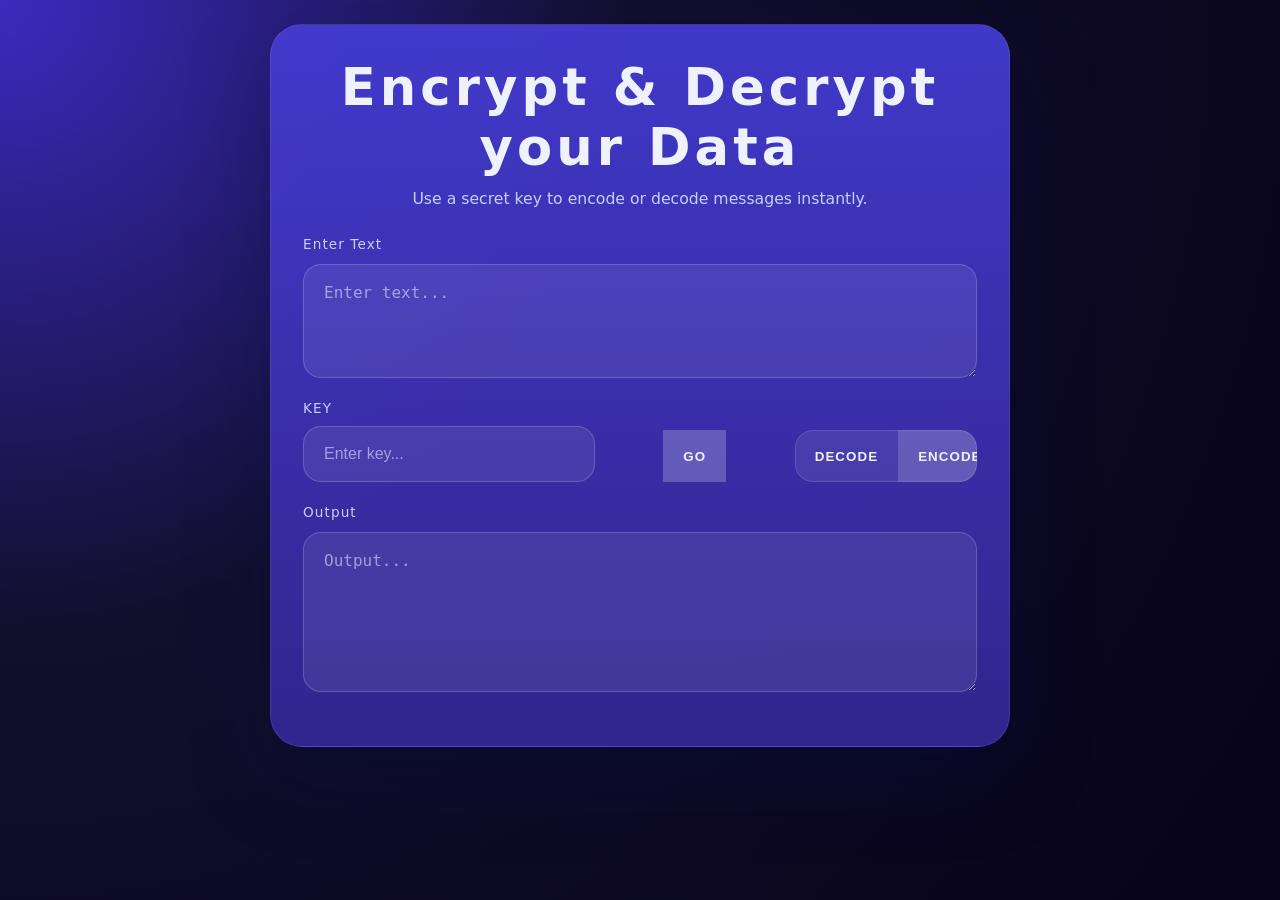
<file: 01. Encryption & Decryption/Encyrption & Decryption - Basic Website/index.html>
﻿<!DOCTYPE html>
<html lang="en">
<head>
  <meta charset="UTF-8" />
  <meta name="viewport" content="width=device-width, initial-scale=1.0" />
  <title>Encrypt & Decrypt</title>
  <link rel="stylesheet" href="styles.css" />
</head>
<body>
  <main class="app-shell">
    <section class="card">
      <header class="hero">
        <h1>Encrypt & Decrypt your Data</h1>
        <p class="subtitle">Use a secret key to encode or decode messages instantly.</p>
      </header>

      <div class="field-group">
        <label class="field-label" for="messageInput">Enter Text</label>
        <textarea id="messageInput" class="text-input" placeholder="Enter text..." rows="4"></textarea>
      </div>

      <div class="controls-row">
        <div class="key-area">
          <label class="field-label" for="keyInput">KEY</label>
          <input id="keyInput" class="key-input" type="text" placeholder="Enter key..." />
        </div>

        <div class="submit-area">
          <button type="button" id="submitBtn" class="action-btn submit">GO</button>
        </div>

        <div class="button-group">
          <button type="button" id="decodeBtn" class="action-btn decode">DECODE</button>
          <button type="button" id="encodeBtn" class="action-btn encode">ENCODE</button>
        </div>
      </div>

      <div class="field-group">
        <label class="field-label" for="outputBox">Output</label>
        <textarea id="outputBox" class="output-box" readonly rows="5" placeholder="Output..."></textarea>
      </div>
    </section>
  </main>

  <script src="scripts.js"></script>
</body>
</html>
</file>
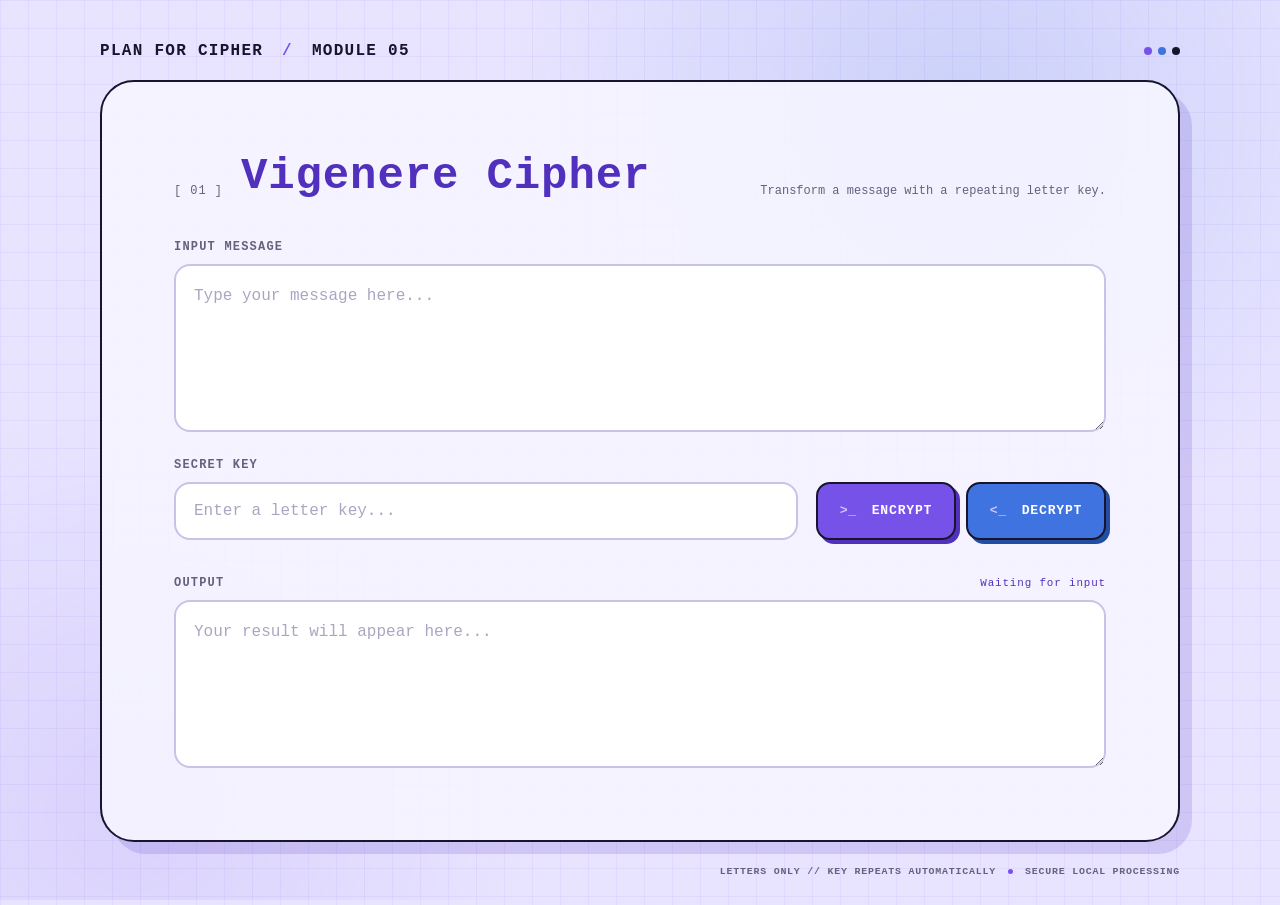
<file: 01. Encryption & Decryption/Vigenere Cipher Website/index.html>
<!DOCTYPE html>
<html lang="en">
<head>
	<meta charset="UTF-8">
	<meta name="viewport" content="width=device-width, initial-scale=1.0">
	<meta name="description" content="Encrypt and decrypt messages with a Vigenere cipher.">
	<title>Vigenere Cipher</title>
	<link rel="stylesheet" href="styles.css">
</head>
<body>
	<main class="app-shell">
		<header class="app-header">
			<p class="eyebrow">PLAN FOR CIPHER <span aria-hidden="true">/</span> MODULE 05</p>
			<div class="signal" aria-hidden="true"><span></span><span></span><span></span></div>
		</header>

		<section class="cipher-panel" aria-labelledby="page-title">
			<div class="panel-heading">
				<p class="panel-index">[ 01 ]</p>
				<h1 id="page-title">Vigenere Cipher</h1>
				<p class="panel-description">Transform a message with a repeating letter key.</p>
			</div>

			<form id="cipher-form" class="cipher-form">
				<label class="field-label" for="message">Input message</label>
				<textarea id="message" name="message" rows="5" placeholder="Type your message here..." spellcheck="false"></textarea>

				<div class="controls-row">
					<div class="key-field">
						<label class="field-label" for="key">Secret key</label>
						<input id="key" name="key" type="text" placeholder="Enter a letter key..." autocomplete="off" spellcheck="false">
					</div>
					<div class="action-group" aria-label="Cipher actions">
						<button class="action-button encrypt-button" type="submit" data-operation="encrypt">
							<span aria-hidden="true">&gt;_</span> Encrypt
						</button>
						<button class="action-button decrypt-button" type="button" data-operation="decrypt">
							<span aria-hidden="true">&lt;_</span> Decrypt
						</button>
					</div>
				</div>

				<div class="output-heading">
					<label class="field-label" for="result">Output</label>
					<span id="operation-status" class="status" role="status">Waiting for input</span>
				</div>
				<textarea id="result" name="result" rows="5" placeholder="Your result will appear here..." readonly aria-live="polite"></textarea>
			</form>
		</section>

		<footer class="app-footer">
			<span>LETTERS ONLY // KEY REPEATS AUTOMATICALLY</span>
			<span class="footer-dot" aria-hidden="true"></span>
			<span>SECURE LOCAL PROCESSING</span>
		</footer>
	</main>
	<script src="scripts.js"></script>
</body>
</html>
</file>
<file: 01. Encryption & Decryption/Encyrption & Decryption - Basic Website/styles.css>
﻿:root {
  --bg: #120f2d;
  --panel: #3f37ff;
  --panel-soft: #5a4dff;
  --panel-strong: #28215f;
  --text: #eef2ff;
  --muted: #c8cff8;
  --shadow: rgba(4, 18, 62, 0.35);
  font-size: 16px;
}

* {
  box-sizing: border-box;
}

html, body {
  min-height: 100%;
}

body {
  margin: 0;
  font-family: Inter, system-ui, -apple-system, BlinkMacSystemFont, "Segoe UI", sans-serif;
  background: radial-gradient(circle at top left, #3b2bbf 0%, #120f2d 40%, #070318 100%);
  color: var(--text);
  display: flex;
  align-items: center;
  justify-content: center;
  padding: 24px;
}

.app-shell {
  width: min(100%, 740px);
}

.card {
  background: linear-gradient(180deg, rgba(68, 59, 209, 0.95), rgba(51, 40, 147, 0.95));
  border: 1px solid rgba(255, 255, 255, 0.08);
  border-radius: 32px;
  box-shadow: 0 28px 80px var(--shadow);
  padding: 32px;
}

.hero {
  text-align: center;
  margin-bottom: 28px;
}

.hero h1 {
  margin: 0;
  font-size: clamp(2rem, 4vw, 3.2rem);
  letter-spacing: 0.08em;
  font-weight: 700;
}

.subtitle {
  margin: 12px auto 0;
  max-width: 560px;
  color: var(--muted);
  font-size: 0.98rem;
}

.field-group {
  display: grid;
  gap: 12px;
  margin-bottom: 22px;
}

.field-label {
  display: block;
  color: var(--muted);
  letter-spacing: 0.08em;
  font-size: 0.85rem;
}

.text-input,
.key-input,
.output-box {
  width: 100%;
  border: 1px solid rgba(255, 255, 255, 0.18);
  background: rgba(255, 255, 255, 0.08);
  color: var(--text);
  border-radius: 18px;
  padding: 18px 20px;
  transition: border-color 0.2s ease, transform 0.2s ease;
  font-size: 1rem;
  outline: none;
}

.text-input:focus,
.key-input:focus,
.output-box:focus {
  border-color: rgba(255, 255, 255, 0.4);
  transform: translateY(-1px);
}

.text-input::placeholder,
.key-input::placeholder,
.output-box::placeholder {
  color: rgba(238, 242, 255, 0.55);
}

.controls-row {
  display: grid;
  gap: 18px;
  grid-template-columns: 1.6fr 0.9fr 1fr;
  align-items: end;
  margin-bottom: 22px;
}

.key-area {
  display: grid;
  gap: 10px;
}

.key-input {
  min-height: 52px;
}

.submit-area {
  display: flex;
  align-items: center;
  justify-content: center;
}

.button-group {
  display: grid;
  grid-template-columns: 1fr 1fr;
  gap: 0;
  border-radius: 18px;
  overflow: hidden;
  box-shadow: inset 0 0 0 1px rgba(255, 255, 255, 0.12);
}

.action-btn {
  border: none;
  padding: 0 20px;
  min-height: 52px;
  color: var(--text);
  font-weight: 700;
  letter-spacing: 0.08em;
  text-transform: uppercase;
  cursor: pointer;
  background: transparent;
  transition: background 0.2s ease, transform 0.15s ease;
}

.action-btn:hover,
.action-btn:focus-visible {
  background: rgba(255, 255, 255, 0.08);
}

.action-btn:active {
  transform: translateY(1px);
}

.action-btn.active {
  background: rgba(255, 255, 255, 0.22);
}

.decode {
  background: rgba(255, 255, 255, 0.08);
}

.encode {
  background: rgba(255, 255, 255, 0.15);
}

.submit {
  background: rgba(255, 255, 255, 0.22);
}

.output-box {
  min-height: 160px;
  resize: vertical;
}

@media (max-width: 640px) {
  .card {
    padding: 24px;
  }

  .controls-row {
    grid-template-columns: 1fr;
  }

  .submit-area {
    justify-content: stretch;
  }

  .button-group {
    grid-template-columns: 1fr 1fr;
  }
}
</file>
<file: 01. Encryption & Decryption/Vigenere Cipher Website/styles.css>
:root {
	--ink: #17152d;
	--muted-ink: #65617d;
	--lavender: #e8e4ff;
	--panel: #f7f6ff;
	--purple: #7752e8;
	--purple-dark: #5030bd;
	--blue: #3f73df;
	--line: #c8c2e8;
	--white: #ffffff;
}

* {
	box-sizing: border-box;
}

body {
	min-width: 320px;
	min-height: 100vh;
	margin: 0;
	color: var(--ink);
	background: var(--lavender);
	font-family: "Courier New", Courier, monospace;
	background-image: linear-gradient(rgba(119, 82, 232, 0.07) 1px, transparent 1px), linear-gradient(90deg, rgba(119, 82, 232, 0.07) 1px, transparent 1px);
	background-size: 28px 28px;
}

body::before {
	position: fixed;
	inset: 0;
	z-index: -1;
	content: "";
	background: radial-gradient(circle at 75% 12%, rgba(63, 115, 223, 0.17), transparent 28rem), radial-gradient(circle at 10% 90%, rgba(119, 82, 232, 0.12), transparent 25rem);
}

button,
input,
textarea {
	font: inherit;
}

button {
	cursor: pointer;
}

.app-shell {
	width: min(100% - 40px, 1080px);
	margin: 0 auto;
	padding: 42px 0 28px;
}

.app-header,
.app-footer {
	display: flex;
	align-items: center;
	justify-content: space-between;
}

.eyebrow,
.panel-index,
.app-footer,
.status {
	letter-spacing: 0.08em;
}

.eyebrow {
	margin: 0 0 20px;
	font-size: clamp(0.78rem, 1.5vw, 1rem);
	font-weight: 700;
}

.eyebrow span {
	margin: 0 8px;
	color: var(--purple);
}

.signal {
	display: flex;
	gap: 6px;
	margin-bottom: 20px;
}

.signal span {
	width: 8px;
	height: 8px;
	border-radius: 50%;
	background: var(--purple);
}

.signal span:nth-child(2) {
	background: var(--blue);
}

.signal span:nth-child(3) {
	background: var(--ink);
}

.cipher-panel {
	padding: clamp(28px, 6vw, 72px);
	border: 2px solid var(--ink);
	border-radius: 34px;
	background: rgba(247, 246, 255, 0.86);
	box-shadow: 12px 12px 0 rgba(80, 48, 189, 0.16);
}

.panel-heading {
	display: grid;
	grid-template-columns: auto 1fr auto;
	align-items: end;
	gap: 18px;
	margin-bottom: 42px;
}

.panel-index,
.panel-description {
	margin: 0;
	color: var(--muted-ink);
	font-size: 0.75rem;
}

h1 {
	margin: 0;
	color: var(--purple-dark);
	font-size: clamp(1.5rem, 3.5vw, 2.75rem);
	line-height: 1;
	letter-spacing: 0.02em;
}

.field-label {
	display: block;
	margin-bottom: 10px;
	color: var(--muted-ink);
	font-size: 0.75rem;
	font-weight: 700;
	letter-spacing: 0.1em;
	text-transform: uppercase;
}

textarea,
input {
	width: 100%;
	border: 2px solid var(--line);
	border-radius: 16px;
	outline: none;
	color: var(--ink);
	background: var(--white);
	transition: border-color 160ms ease, box-shadow 160ms ease;
}

textarea {
	display: block;
	min-height: 150px;
	padding: 18px;
	resize: vertical;
	line-height: 1.6;
}

input {
	height: 58px;
	padding: 0 18px;
}

textarea:focus,
input:focus {
	border-color: var(--purple);
	box-shadow: 0 0 0 4px rgba(119, 82, 232, 0.15);
}

textarea::placeholder,
input::placeholder {
	color: #aaa6c1;
}

.controls-row {
	display: grid;
	grid-template-columns: minmax(220px, 1fr) auto;
	align-items: end;
	gap: 18px;
	margin: 26px 0 36px;
}

.action-group {
	display: flex;
	gap: 10px;
}

.action-button {
	min-width: 140px;
	height: 58px;
	padding: 0 18px;
	border: 2px solid var(--ink);
	border-radius: 14px;
	color: var(--white);
	font-size: 0.82rem;
	font-weight: 700;
	letter-spacing: 0.06em;
	text-transform: uppercase;
	transition: transform 160ms ease, box-shadow 160ms ease, background 160ms ease;
}

.action-button span {
	margin-right: 6px;
	color: #cfc6ff;
}

.encrypt-button {
	background: var(--purple);
	box-shadow: 4px 4px 0 var(--purple-dark);
}

.decrypt-button {
	background: var(--blue);
	box-shadow: 4px 4px 0 #214da5;
}

.action-button:hover {
	transform: translate(-2px, -2px);
}

.action-button:active {
	transform: translate(2px, 2px);
	box-shadow: none;
}

.output-heading {
	display: flex;
	align-items: baseline;
	justify-content: space-between;
}

.status {
	color: var(--purple-dark);
	font-size: 0.68rem;
}

.app-footer {
	justify-content: flex-end;
	gap: 12px;
	padding-top: 24px;
	color: var(--muted-ink);
	font-size: 0.62rem;
	font-weight: 700;
}

.footer-dot {
	width: 5px;
	height: 5px;
	border-radius: 50%;
	background: var(--purple);
}

@media (max-width: 700px) {
	.app-shell {
		width: min(100% - 24px, 560px);
		padding-top: 24px;
	}

	.cipher-panel {
		border-radius: 24px;
		box-shadow: 6px 6px 0 rgba(80, 48, 189, 0.16);
	}

	.panel-heading {
		grid-template-columns: 1fr auto;
		gap: 10px;
		margin-bottom: 30px;
	}

	.panel-description {
		grid-column: 1 / -1;
	}

	.controls-row {
		grid-template-columns: 1fr;
	}

	.action-group {
		display: grid;
		grid-template-columns: 1fr 1fr;
	}

	.action-button {
		min-width: 0;
		padding: 0 8px;
	}

	.app-footer {
		flex-wrap: wrap;
		justify-content: center;
		text-align: center;
	}
}
</file>
